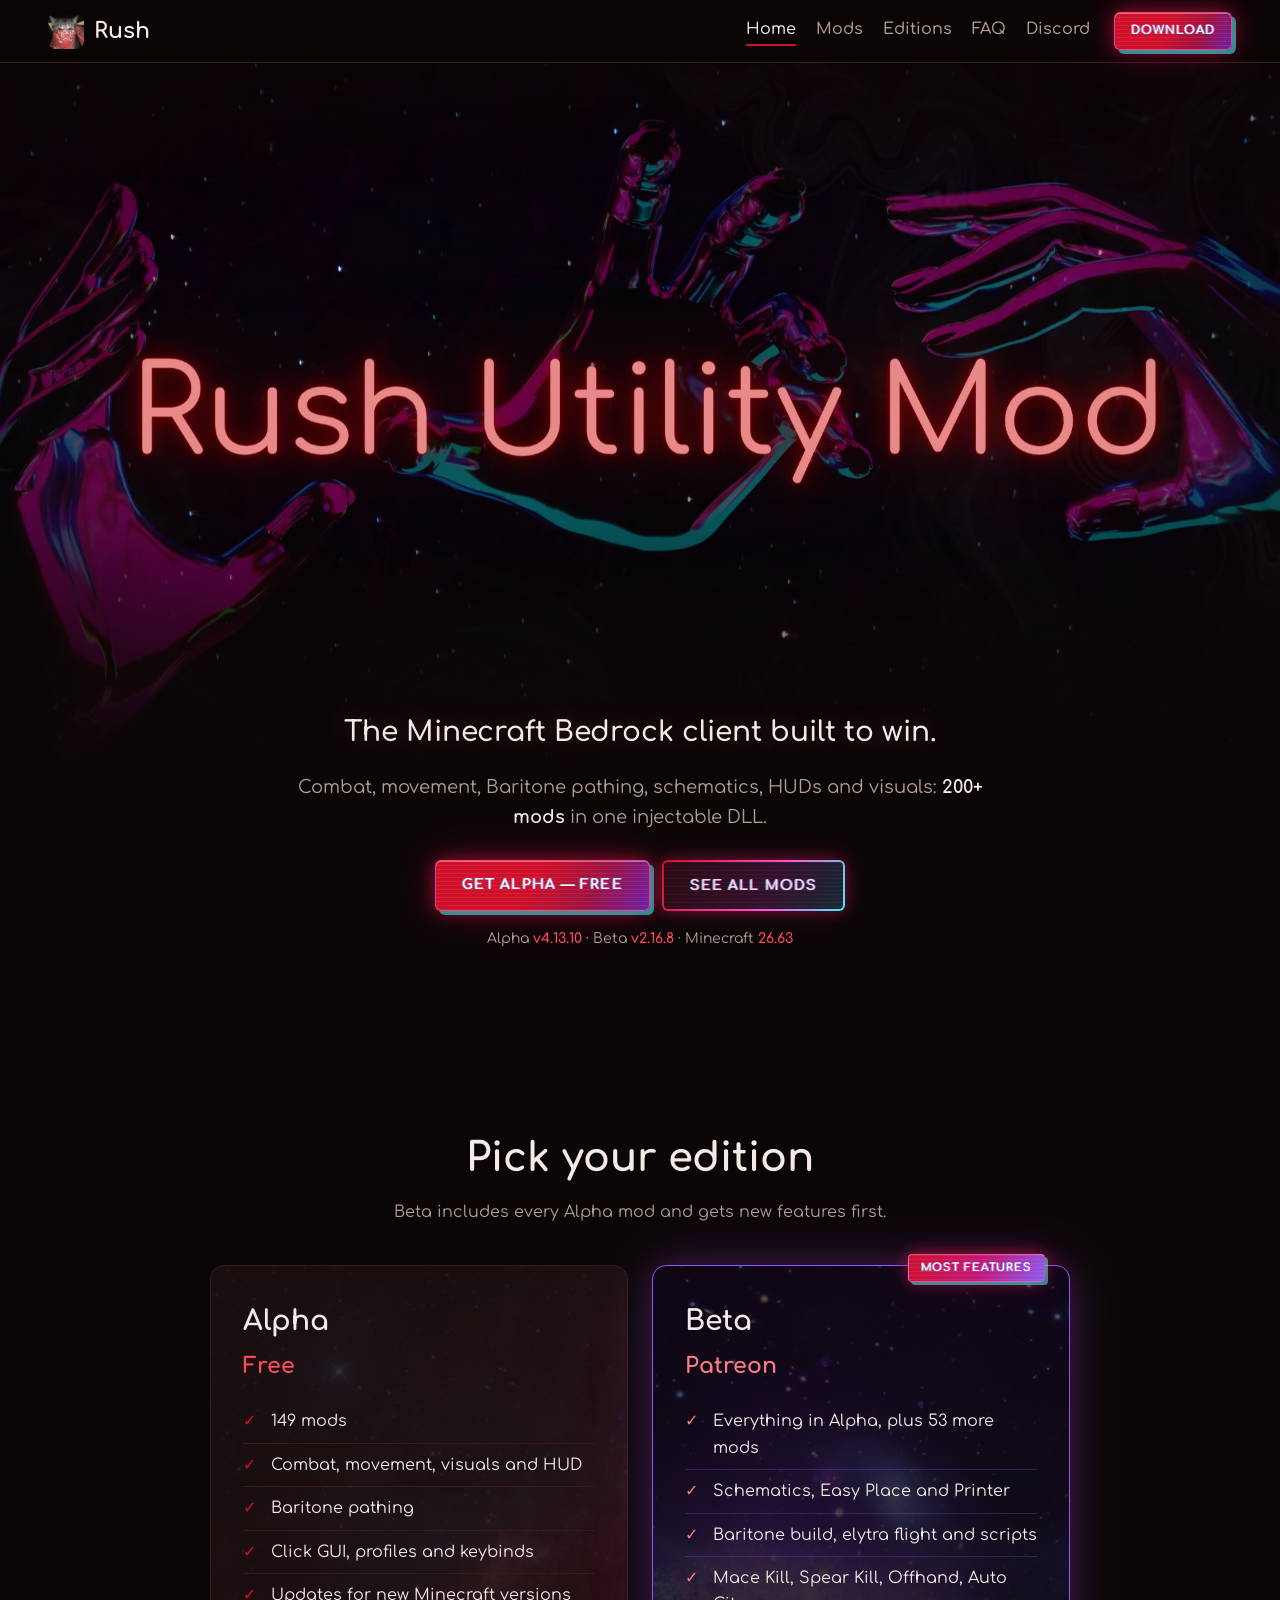
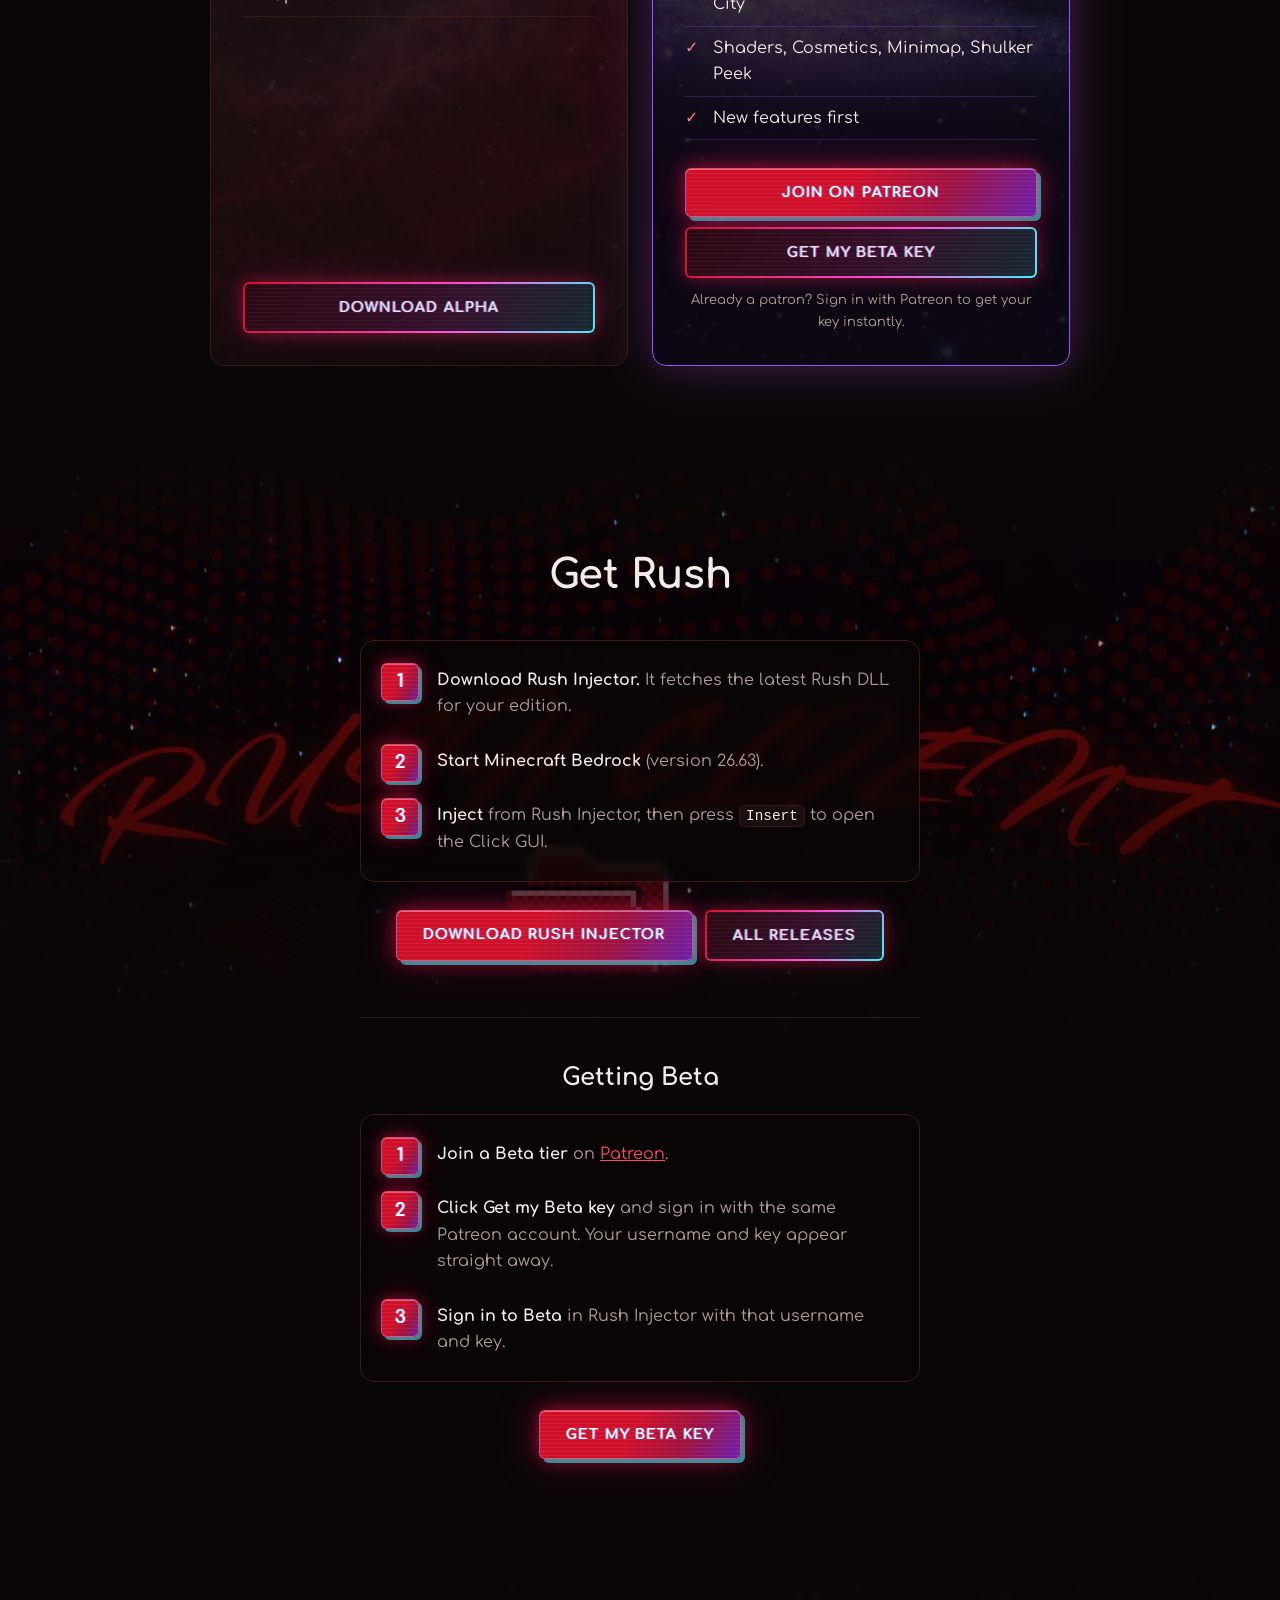
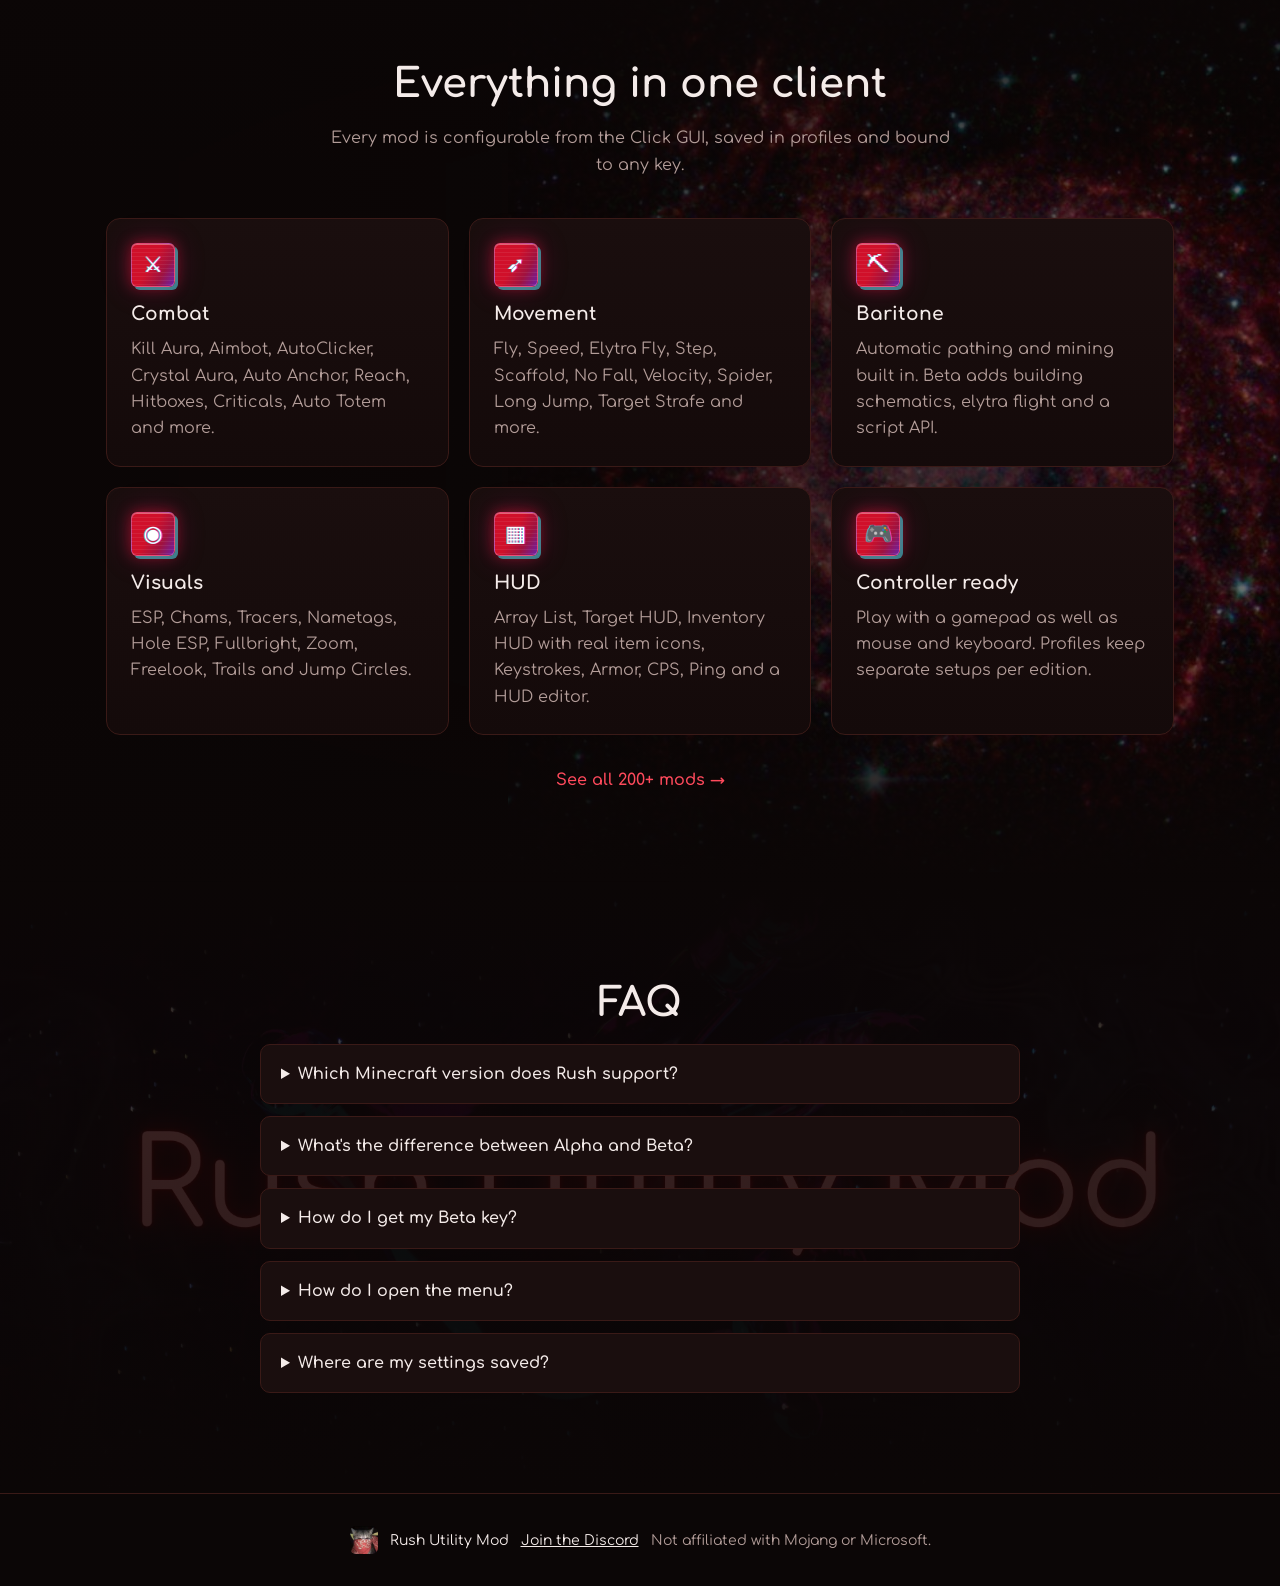
<file: index.html>
<!doctype html>
<!-- Home page. Sections, top to bottom: banner, editions, Get Rush, overview, FAQ.
     The full mod list is a separate page: mods/index.html. -->
<html lang="en">
<head>
  <meta charset="utf-8">
  <meta name="viewport" content="width=device-width, initial-scale=1">
  <title>Rush Utility Mod</title>
  <meta name="description" content="Rush, a Minecraft Bedrock client with 190+ mods. Alpha is free; Beta adds everything else.">
  <link rel="icon" href="assets/images/rush-logo.jpg">
  <link rel="preconnect" href="https://fonts.googleapis.com">
  <link rel="preconnect" href="https://fonts.gstatic.com" crossorigin>
  <link href="https://fonts.googleapis.com/css2?family=Comfortaa:wght@300..700&display=swap" rel="stylesheet">
  <link rel="stylesheet" href="css/styles.css?v=12">
  <script>document.documentElement.classList.add('js');</script>
</head>
<body>
  <!-- Top bar (same on every page; links differ only in the "../" prefix) -->
  <header class="nav">
    <a class="brand" href="./">
      <img src="assets/images/rush-logo.jpg" alt="" width="36" height="36">
      <span>Rush</span>
    </a>
    <nav aria-label="Pages">
      <a href="./" aria-current="page">Home</a>
      <a href="mods/">Mods</a>
      <a href="#editions">Editions</a>
      <a href="#faq">FAQ</a>
      <a href="https://discord.gg/GtKF8NUdhr" target="_blank" rel="noopener">Discord</a>
    </nav>
    <a class="btn btn-small" href="https://github.com/Juice-loot-is-pog/Rush-Injector/releases/latest/download/Rush-Injector.exe">Download</a>
  </header>

  <main>
    <!-- Banner -->
    <section class="hero">
      <div class="hero-banner">
        <img src="assets/images/banner-hands.webp" alt="" width="2000" height="1125" fetchpriority="high">
      </div>
      <div class="hero-inner">
        <h1 class="visually-hidden">Rush Utility Mod</h1>
        <p class="tagline">The Minecraft Bedrock client built to win.</p>
        <p class="sub">Combat, movement, Baritone pathing, schematics, HUDs and visuals: <strong><span data-count="total">190</span>+ mods</strong> in one injectable DLL.</p>
        <div class="cta">
          <a class="btn" href="#download">Get Alpha — Free</a>
          <a class="btn btn-ghost" href="mods/">See all mods</a>
        </div>
        <p class="version">Alpha <span>v4.13.10</span> · Beta <span>v2.16.8</span> · Minecraft <span>26.63</span></p>
      </div>
    </section>

    <!-- Editions: Alpha vs Beta (first, since its buttons lead on to Get Rush) -->
    <section id="editions" class="section">
      <h2>Pick your edition</h2>
      <p class="lead">Beta includes every Alpha mod and gets new features first.</p>
      <div class="editions">
        <article class="edition edition-alpha">
          <h3>Alpha</h3>
          <p class="price">Free</p>
          <ul>
            <li><span data-count="alpha">148</span> mods</li>
            <li>Combat, movement, visuals and HUD</li>
            <li>Baritone pathing</li>
            <li>Click GUI, profiles and keybinds</li>
            <li>Updates for new Minecraft versions</li>
          </ul>
          <a class="btn btn-ghost" href="#download">Download Alpha</a>
        </article>
        <article class="edition featured">
          <div class="ribbon">Most features</div>
          <h3>Beta</h3>
          <p class="price">Patreon</p>
          <ul>
            <li>Everything in Alpha, plus <span data-count="beta">50</span> more mods</li>
            <li>Schematics, Easy Place and Printer</li>
            <li>Baritone build, elytra flight and scripts</li>
            <li>Mace Kill, Spear Kill, Offhand, Auto City</li>
            <li>Shaders, Cosmetics, Minimap, Shulker Peek</li>
            <li>New features first</li>
          </ul>
          <div class="edition-actions">
            <a class="btn" href="https://www.patreon.com/cw/RushUtilityMod" target="_blank" rel="noopener">Join on Patreon</a>
            <a class="btn btn-ghost" href="https://rush-download-service.juiceloot-github.workers.dev/patreon/login">Get my Beta key</a>
          </div>
          <p class="edition-note">Already a patron? Sign in with Patreon to get your key instantly.</p>
        </article>
      </div>
    </section>

    <!-- Get Rush: download + how to get Beta -->
    <section id="download" class="section download section-art art-client">
      <h2>Get Rush</h2>
      <ol class="steps">
        <li><strong>Download Rush Injector.</strong> It fetches the latest Rush DLL for your edition.</li>
        <li><strong>Start Minecraft Bedrock</strong> (version 26.63).</li>
        <li><strong>Inject</strong> from Rush Injector, then press <kbd>Insert</kbd> to open the Click GUI.</li>
      </ol>
      <div class="cta">
        <a class="btn" href="https://github.com/Juice-loot-is-pog/Rush-Injector/releases/latest/download/Rush-Injector.exe">Download Rush Injector</a>
        <a class="btn btn-ghost" href="https://github.com/Juice-loot-is-pog/Rush-Injector/releases" target="_blank" rel="noopener">All releases</a>
      </div>
      <div class="beta-key">
        <h3>Getting Beta</h3>
        <ol class="steps">
          <li><strong>Join a Beta tier</strong> on <a href="https://www.patreon.com/cw/RushUtilityMod" target="_blank" rel="noopener">Patreon</a>.</li>
          <li><strong>Click Get my Beta key</strong> and sign in with the same Patreon account. Your username and key appear straight away.</li>
          <li><strong>Sign in to Beta</strong> in Rush Injector with that username and key.</li>
        </ol>
        <div class="cta">
          <a class="btn" href="https://rush-download-service.juiceloot-github.workers.dev/patreon/login">Get my Beta key</a>
        </div>
      </div>
    </section>

    <!-- Overview: what Rush can do (the full list is on the Mods page) -->
    <section id="overview" class="section section-art art-spiral">
      <h2>Everything in one client</h2>
      <p class="lead">Every mod is configurable from the Click GUI, saved in profiles and bound to any key.</p>
      <div class="grid">
        <article class="card">
          <div class="icon">⚔</div>
          <h3>Combat</h3>
          <p>Kill Aura, Aimbot, AutoClicker, Crystal Aura, Auto Anchor, Reach, Hitboxes, Criticals, Auto Totem and more.</p>
        </article>
        <article class="card">
          <div class="icon">➶</div>
          <h3>Movement</h3>
          <p>Fly, Speed, Elytra Fly, Step, Scaffold, No Fall, Velocity, Spider, Long Jump, Target Strafe and more.</p>
        </article>
        <article class="card">
          <div class="icon">⛏</div>
          <h3>Baritone</h3>
          <p>Automatic pathing and mining built in. Beta adds building schematics, elytra flight and a script API.</p>
        </article>
        <article class="card">
          <div class="icon">◉</div>
          <h3>Visuals</h3>
          <p>ESP, Chams, Tracers, Nametags, Hole ESP, Fullbright, Zoom, Freelook, Trails and Jump Circles.</p>
        </article>
        <article class="card">
          <div class="icon">▦</div>
          <h3>HUD</h3>
          <p>Array List, Target HUD, Inventory HUD with real item icons, Keystrokes, Armor, CPS, Ping and a HUD editor.</p>
        </article>
        <article class="card">
          <div class="icon">🎮</div>
          <h3>Controller ready</h3>
          <p>Play with a gamepad as well as mouse and keyboard. Profiles keep separate setups per edition.</p>
        </article>
      </div>
      <p class="more-link"><a href="mods/">See all <span data-count="total">190</span>+ mods →</a></p>
    </section>

    <!-- FAQ -->
    <section id="faq" class="section section-art art-hand">
      <h2>FAQ</h2>
      <details>
        <summary>Which Minecraft version does Rush support?</summary>
        <p>The current builds target Minecraft Bedrock 26.63 on Windows. Rush is updated when Minecraft updates.</p>
      </details>
      <details>
        <summary>What's the difference between Alpha and Beta?</summary>
        <p>Alpha is free and covers combat, movement, visuals, HUD and Baritone pathing. Beta comes with a <a href="https://www.patreon.com/cw/RushUtilityMod" target="_blank" rel="noopener">Patreon</a> membership, includes all of Alpha, and adds the extra mods marked Beta on the <a href="mods/">Mods page</a>.</p>
      </details>
      <details>
        <summary>How do I get my Beta key?</summary>
        <p>Join a Beta tier on Patreon, then click <a href="https://rush-download-service.juiceloot-github.workers.dev/patreon/login">Get my Beta key</a> and sign in with Patreon. The key is shown once, so save it. If you lose it or move to a new PC, sign in again and choose <em>Make a new key</em>. Beta stays active while your membership is, and comes back with the same key if you rejoin.</p>
      </details>
      <details>
        <summary>How do I open the menu?</summary>
        <p>Press <kbd>Insert</kbd> after injecting. You can change the key in Click GUI settings.</p>
      </details>
      <details>
        <summary>Where are my settings saved?</summary>
        <p>In <code>%APPDATA%\Rush\Alpha\configs</code> or <code>%APPDATA%\Rush\Beta\configs</code>, so each edition keeps its own profiles.</p>
      </details>
    </section>
  </main>

  <footer class="footer">
    <img src="assets/images/rush-logo.jpg" alt="" width="28" height="28">
    <span>Rush Utility Mod</span>
    <a href="https://discord.gg/GtKF8NUdhr" target="_blank" rel="noopener">Join the Discord</a>
    <span class="muted">Not affiliated with Mojang or Microsoft.</span>
  </footer>

  <script src="js/modules.js?v=12"></script>
  <script src="js/site.js?v=12"></script>
</body>
</html>
</file>
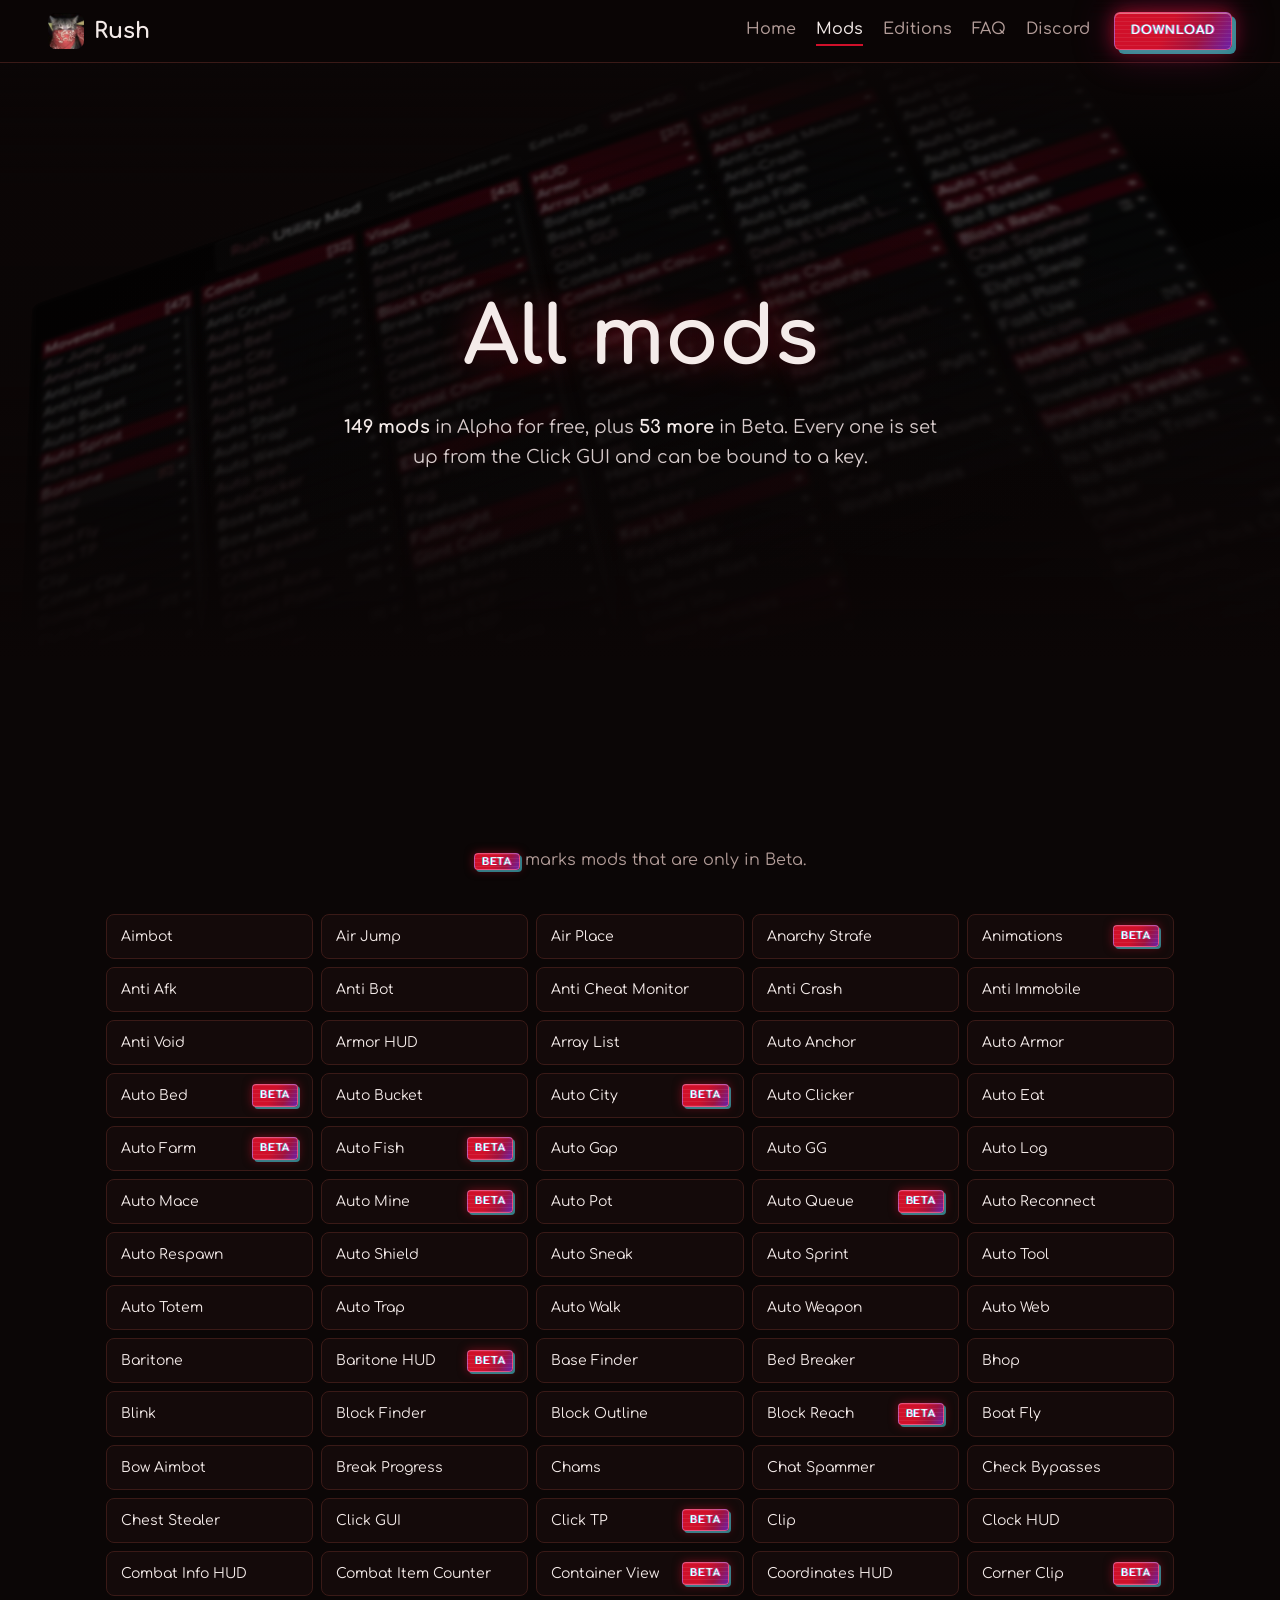
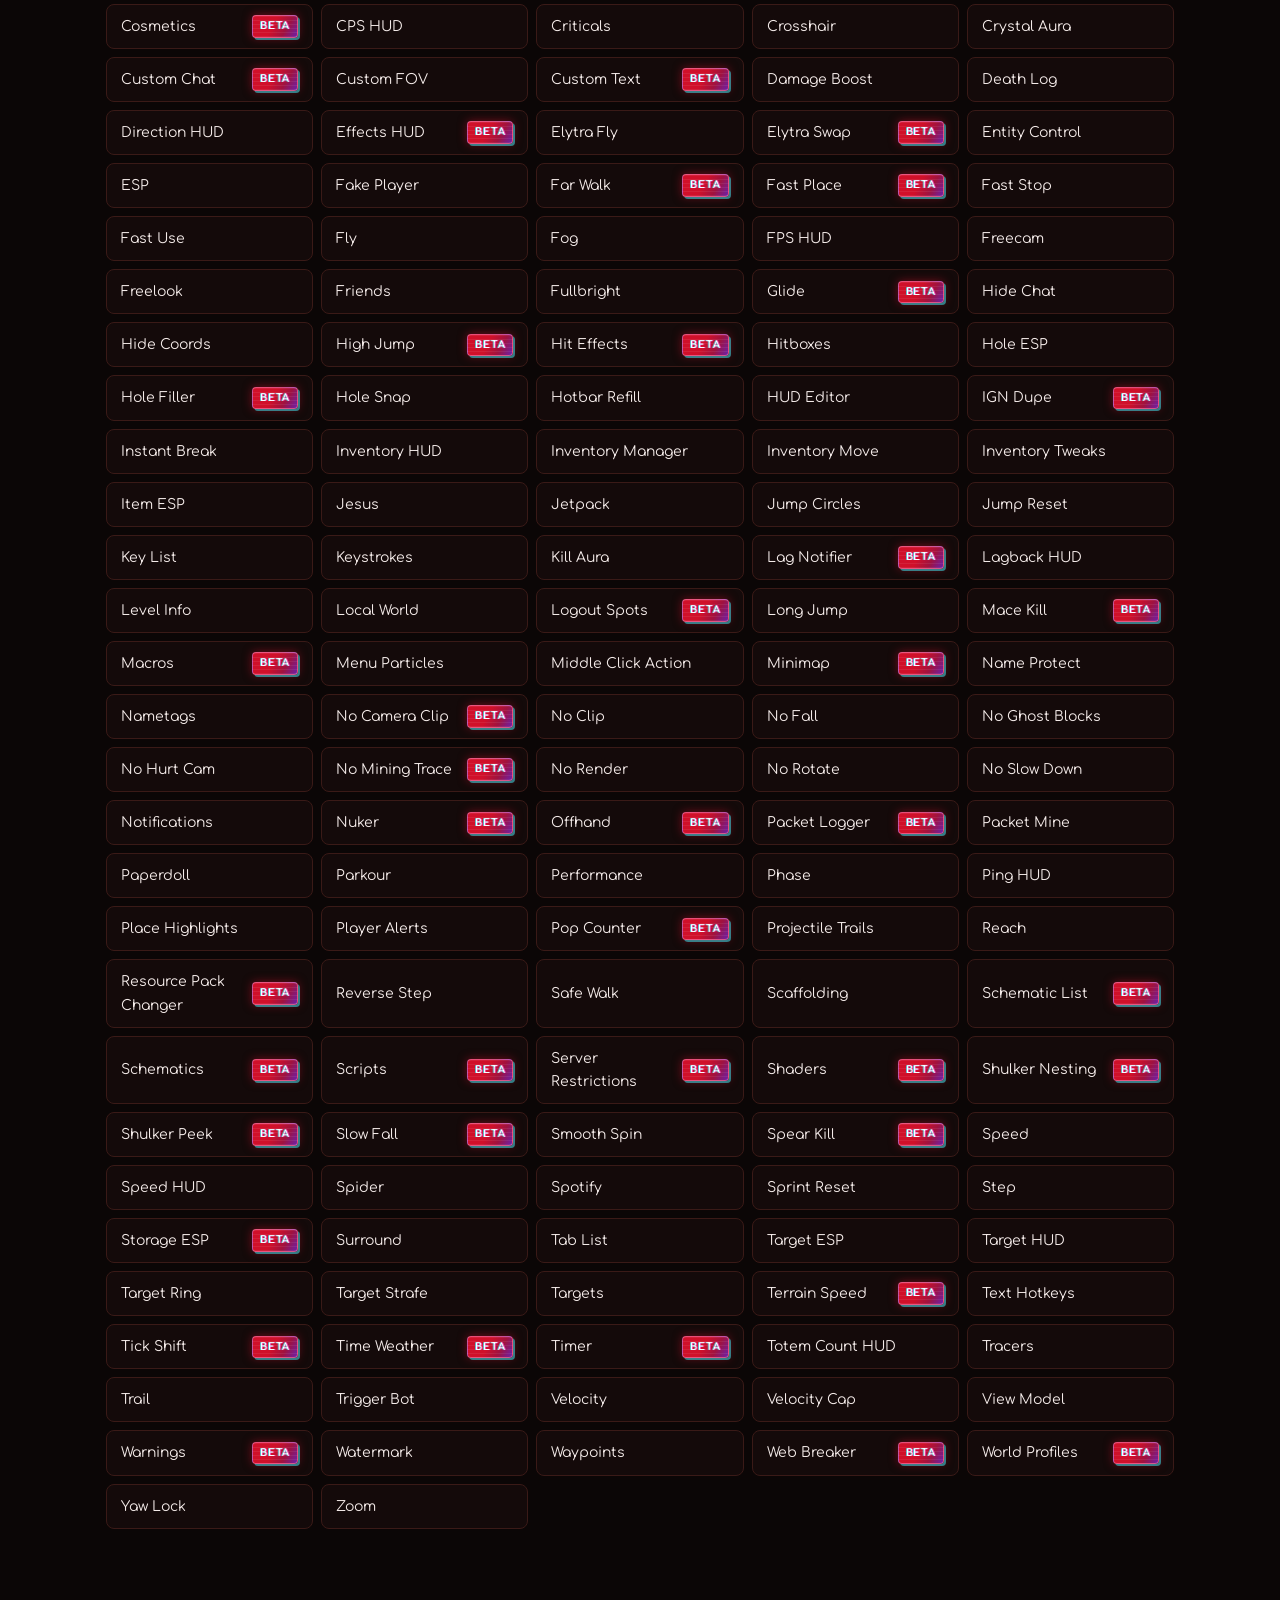
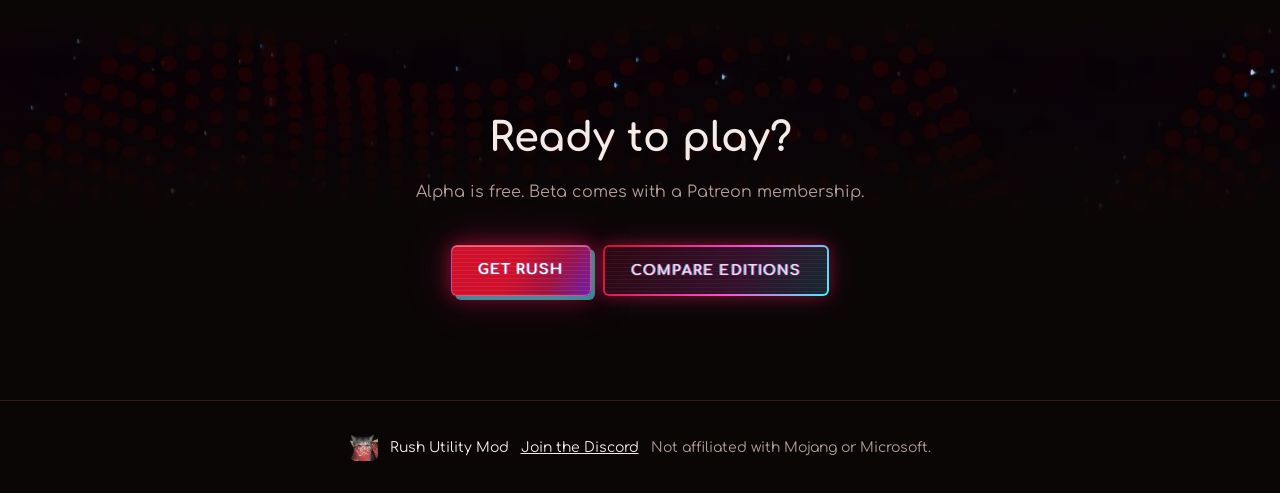
<file: mods/index.html>
<!doctype html>
<!-- Mods page: every Rush mod, searchable, with All / Alpha / Beta only filters.
     The list itself lives in js/modules.js; js/mods.js draws and filters it.
     This page is one folder down, so every link to a shared file starts with "../". -->
<html lang="en">
<head>
  <meta charset="utf-8">
  <meta name="viewport" content="width=device-width, initial-scale=1">
  <title>Mods · Rush Utility Mod</title>
  <meta name="description" content="Every mod in Rush, the Minecraft Bedrock client. Search the full list and see which are Beta-only.">
  <link rel="icon" href="../assets/images/rush-logo.jpg">
  <link rel="preconnect" href="https://fonts.googleapis.com">
  <link rel="preconnect" href="https://fonts.gstatic.com" crossorigin>
  <link href="https://fonts.googleapis.com/css2?family=Comfortaa:wght@300..700&display=swap" rel="stylesheet">
  <link rel="stylesheet" href="../css/styles.css?v=12">
  <script>document.documentElement.classList.add('js');</script>
</head>
<body>
  <!-- Top bar (same on every page; links differ only in the "../" prefix) -->
  <header class="nav">
    <a class="brand" href="../">
      <img src="../assets/images/rush-logo.jpg" alt="" width="36" height="36">
      <span>Rush</span>
    </a>
    <nav aria-label="Pages">
      <a href="../">Home</a>
      <a href="./" aria-current="page">Mods</a>
      <a href="../#editions">Editions</a>
      <a href="../#faq">FAQ</a>
      <a href="https://discord.gg/GtKF8NUdhr" target="_blank" rel="noopener">Discord</a>
    </nav>
    <a class="btn btn-small" href="https://github.com/Juice-loot-is-pog/Rush-Injector/releases/latest/download/Rush-Injector.exe">Download</a>
  </header>

  <main>
    <!-- Page title -->
    <section class="page-header gui-hero">
      <!-- The real Click GUI, tilted and blurred behind the title. Purely decorative. -->
      <div class="gui-backdrop" aria-hidden="true">
        <img src="../assets/images/click-gui.webp" alt="" width="1496" height="1006">
      </div>
      <h1>All mods</h1>
      <p><strong><span data-count="alpha">148</span> mods</strong> in Alpha for free, plus <strong><span data-count="beta">50</span> more</strong> in Beta. Every one is set up from the Click GUI and can be bound to a key.</p>
    </section>

    <!-- Searchable list -->
    <section id="mods" class="section">
      <div class="filters">
        <input id="search" type="search" placeholder="Search mods…" aria-label="Search mods">
        <div class="chips">
          <button class="chip active" data-filter="all">All</button>
          <button class="chip" data-filter="alpha">Alpha</button>
          <button class="chip" data-filter="beta">Beta only</button>
        </div>
      </div>
      <p class="lead"><span class="tag tag-beta">Beta</span> marks mods that are only in Beta.</p>
      <ul id="mod-list" class="mod-list"></ul>
      <p id="empty" class="empty" hidden>No mods match that search.</p>
    </section>

    <!-- Send people on to download -->
    <section class="section download section-art art-client">
      <h2>Ready to play?</h2>
      <p class="lead">Alpha is free. Beta comes with a Patreon membership.</p>
      <div class="cta">
        <a class="btn" href="../#download">Get Rush</a>
        <a class="btn btn-ghost" href="../#editions">Compare editions</a>
      </div>
    </section>
  </main>

  <footer class="footer">
    <img src="../assets/images/rush-logo.jpg" alt="" width="28" height="28">
    <span>Rush Utility Mod</span>
    <a href="https://discord.gg/GtKF8NUdhr" target="_blank" rel="noopener">Join the Discord</a>
    <span class="muted">Not affiliated with Mojang or Microsoft.</span>
  </footer>

  <script src="../js/modules.js?v=12"></script>
  <script src="../js/site.js?v=12"></script>
  <script src="../js/mods.js?v=12"></script>
</body>
</html>
</file>
<file: css/styles.css>
@charset "UTF-8";
/* Rush website styles, shared by every page. Keep this file saved as UTF-8; write symbols as
   CSS escapes (e.g. "\2713" for a checkmark) so they survive any editor. */
/* Font: Comfortaa (the font on the Rush Utility Mod banner). Each page loads it from Google Fonts
   with real weights 300-700; the copy in assets/fonts is a fallback if Google Fonts is unreachable. */
@font-face {
  font-family: "Comfortaa Local";
  src: url("../assets/fonts/Comfortaa.ttf") format("truetype");
  font-display: swap;
}

:root {
  --bg: #0b0606;
  --bg-2: #140a0a;
  --card: #1a0e0e;
  --border: #3a1a17;
  --text: #f4ebe9;
  --muted: #b39d99;
  --red: #d0102a;
  --deep: #6e0712;
  --red-light: #ff4a5c;
  --pink: #ff7a86;
  --magenta: #c2187a;
  --violet: #8b5cf6;
  --glow: rgba(208, 16, 42, 0.45);
  --radius: 14px;
  --font: "Comfortaa", "Comfortaa Local", system-ui, sans-serif;
}

* { box-sizing: border-box; }
html { scroll-behavior: smooth; overflow-x: clip; }
body {
  margin: 0;
  overflow-x: clip;
  background: var(--bg);
  color: var(--text);
  font-family: var(--font);
  line-height: 1.65;
}
a { color: inherit; }
img { display: block; }

/* Nav */
.nav {
  position: sticky; top: 0; z-index: 10;
  display: flex; align-items: center; gap: 24px;
  padding: 12px clamp(16px, 4vw, 48px);
  background: rgba(11, 6, 6, 0.8);
  backdrop-filter: blur(10px);
  border-bottom: 1px solid var(--border);
}
.brand { display: flex; align-items: center; gap: 10px; text-decoration: none; font-family: var(--font); font-weight: 700; font-size: 22px; }
.brand img { border-radius: 8px; object-fit: cover; }
.nav nav { display: flex; gap: 20px; margin-left: auto; }
.nav nav a { text-decoration: none; color: var(--muted); font-weight: 500; }
.nav nav a:hover { color: var(--text); }
/* The page you're on: aria-current="page" on its nav link. */
.nav nav a[aria-current="page"] { color: var(--text); box-shadow: inset 0 -2px 0 var(--red); padding-bottom: 4px; }

/* Page header for pages other than Home (e.g. Mods) */
.page-header { padding: 72px 16px 8px; text-align: center; }
.page-header h1 {
  font-family: var(--font); font-weight: 700; font-size: clamp(36px, 7vw, 64px); margin: 0 0 8px;
  text-shadow: 0 0 32px rgba(208, 16, 42, .45);
}
.page-header p { color: var(--muted); margin: 0 auto; max-width: 620px; font-size: 18px; }
.page-header p strong { color: var(--text); }

/* Mods page title over the tilted, blurred Click GUI */
.gui-hero {
  position: relative; isolation: isolate; overflow: hidden;
  min-height: min(620px, 78vh); display: flex; flex-direction: column; justify-content: center;
  padding-bottom: 72px;
}
/* Fade the GUI into the page at the top and bottom, and darken the middle behind the text. */
.gui-hero::after {
  content: ""; position: absolute; inset: 0; z-index: -1; pointer-events: none;
  background:
    radial-gradient(ellipse 60% 45% at 50% 50%, rgba(11, 6, 6, .7), transparent 75%),
    linear-gradient(180deg, var(--bg) 0%, rgba(11, 6, 6, .25) 20%, rgba(11, 6, 6, .3) 50%, var(--bg) 96%);
}
.gui-backdrop {
  position: absolute; z-index: -2; inset: 0; perspective: 1400px; pointer-events: none;
  display: flex; align-items: center; justify-content: center;
}
.gui-backdrop img {
  width: max(1250px, 118vw); max-width: none; height: auto;
  /* Fade the lower edge so the screenshot never ends in a hard line. */
  -webkit-mask-image: linear-gradient(180deg, #000 45%, transparent 85%);
  mask-image: linear-gradient(180deg, #000 45%, transparent 85%);
  transform: translate(4%, 8%) rotateX(32deg) rotateY(-14deg) rotateZ(-13deg);
  filter: blur(2.5px) brightness(.62) saturate(1.1);
  border-radius: 10px;
  animation: gui-float 1.6s cubic-bezier(.2, .7, .2, 1) both;
}
.gui-hero h1 { font-size: clamp(40px, 8vw, 80px); }
.gui-hero p { color: #d8cccc; }
@keyframes gui-float {
  from { opacity: 0; transform: translate(4%, 18%) rotateX(42deg) rotateY(-14deg) rotateZ(-13deg); }
  to { opacity: 1; transform: translate(4%, 8%) rotateX(32deg) rotateY(-14deg) rotateZ(-13deg); }
}

/* "See all mods" link under the overview cards */
.more-link { text-align: center; margin: 32px 0 0; }
.more-link a { color: var(--red-light); font-weight: 600; text-decoration: none; }
.more-link a:hover { text-decoration: underline; }

/* Buttons: crimson vaporwave. Crimson body fading to a magenta/violet edge, faint scanlines,
   pink/cyan split text, a hard cyan offset shadow and neon glow. Hover sweeps a chrome shine. */
:root {
  --cyan: #3ef2ff; --vapor-pink: #ff4fd8;
  /* Shared vaporwave look for buttons, step numbers, icon tiles, chips, ribbon and tags */
  --vapor-scanlines: repeating-linear-gradient(180deg, rgba(255, 255, 255, .07) 0 1px, transparent 1px 4px);
  --vapor-fill: linear-gradient(120deg, var(--red) 0%, var(--red) 45%, #a0123f 72%, #6d1fa8 100%);
  --vapor-border: linear-gradient(120deg, var(--red), var(--vapor-pink) 60%, var(--cyan));
  --vapor-text: -1px 0 rgba(62, 242, 255, .75), 1px 0 rgba(255, 79, 216, .75);
  --vapor-glow: 0 0 14px rgba(208, 16, 42, .6), 0 0 30px rgba(194, 24, 122, .3);
}
.btn {
  position: relative; overflow: hidden; isolation: isolate;
  display: inline-block;
  padding: 12px 26px;
  border-radius: 6px;
  border: 1px solid rgba(255, 140, 200, .45);
  background:
    repeating-linear-gradient(180deg, rgba(255, 255, 255, .07) 0 1px, transparent 1px 4px),
    linear-gradient(120deg, var(--red) 0%, var(--red) 45%, #a0123f 72%, #6d1fa8 100%);
  color: #fff; font-weight: 700; text-decoration: none;
  text-transform: uppercase; letter-spacing: .08em; font-size: 14px;
  text-shadow: -1px 0 rgba(62, 242, 255, .75), 1px 0 rgba(255, 79, 216, .75);
  box-shadow:
    4px 4px 0 rgba(62, 242, 255, .55),
    0 0 18px rgba(208, 16, 42, .65),
    0 0 42px rgba(194, 24, 122, .35),
    inset 0 1px 0 rgba(255, 255, 255, .35);
  transition: transform .15s, box-shadow .2s;
}
/* Chrome shine that sweeps across on hover */
.btn::after {
  content: ""; position: absolute; inset: 0; z-index: -1; pointer-events: none;
  background: linear-gradient(105deg, transparent 30%, rgba(255, 255, 255, .45) 48%, rgba(62, 242, 255, .25) 52%, transparent 70%);
  transform: translateX(-120%);
  transition: transform .6s ease;
}
.btn:hover::after { transform: translateX(120%); }
.btn:hover {
  transform: translate(-2px, -2px);
  box-shadow:
    6px 6px 0 rgba(62, 242, 255, .7),
    0 0 26px rgba(208, 16, 42, .85),
    0 0 60px rgba(255, 79, 216, .4),
    inset 0 1px 0 rgba(255, 255, 255, .45);
}
.btn:active { transform: translate(1px, 1px); box-shadow: 2px 2px 0 rgba(62, 242, 255, .6), 0 0 18px rgba(208, 16, 42, .6); }
.btn:focus-visible { outline: 2px solid var(--cyan); outline-offset: 3px; }

/* Outline buttons: neon crimson-magenta-cyan border around a dark glassy middle */
.btn-ghost {
  border: 2px solid transparent;
  background:
    repeating-linear-gradient(180deg, rgba(255, 255, 255, .04) 0 1px, transparent 1px 4px) padding-box,
    linear-gradient(rgba(16, 6, 14, .85), rgba(16, 6, 14, .85)) padding-box,
    linear-gradient(120deg, var(--red), var(--vapor-pink) 60%, var(--cyan)) border-box;
  color: #ffd6e6;
  box-shadow: 0 0 14px rgba(208, 16, 42, .45), 0 0 30px rgba(255, 79, 216, .18);
}
.btn-ghost:hover {
  color: #fff;
  box-shadow: 4px 4px 0 rgba(62, 242, 255, .45), 0 0 22px rgba(208, 16, 42, .7), 0 0 46px rgba(255, 79, 216, .35);
}
.btn-small { padding: 8px 16px; font-size: 12px; }

@media (prefers-reduced-motion: reduce) {
  .btn::after { display: none; }
  .btn, .btn:hover { transition: none; }
}

/* Hero: the Rush Utility Mod banner, fading into the page */
.visually-hidden {
  position: absolute; width: 1px; height: 1px; margin: -1px; padding: 0;
  overflow: hidden; clip: rect(0 0 0 0); white-space: nowrap; border: 0;
}
.hero { position: relative; text-align: center; }
.hero-banner { position: relative; max-height: 78vh; overflow: hidden; background: #050208; }
.hero-banner img { width: 100%; height: auto; max-height: 78vh; object-fit: cover; object-position: center 45%; }
.hero-banner::after {
  content: ""; position: absolute; inset: 0; pointer-events: none;
  background:
    linear-gradient(180deg, rgba(11, 6, 6, .35) 0%, transparent 18%, transparent 62%, var(--bg) 100%),
    radial-gradient(ellipse at center, transparent 55%, rgba(11, 6, 6, .55) 100%);
}
.hero-inner { position: relative; padding: 0 16px 72px; margin: -64px auto 0; max-width: 760px; }
.tagline {
  font-size: clamp(20px, 3vw, 28px); font-weight: 600; margin: 8px 0;
  text-shadow: 0 0 24px rgba(255, 122, 134, .35);
}
.sub { color: var(--muted); font-size: 18px; }
.sub strong { color: var(--text); }
.cta { display: flex; gap: 12px; justify-content: center; flex-wrap: wrap; margin: 28px 0 16px; }
.version { color: var(--muted); font-size: 14px; }
.version span { color: var(--red-light); font-weight: 600; }

/* Full-width artwork behind a section, darkened so text stays readable */
.section-art { position: relative; isolation: isolate; }
.section-art::before {
  content: ""; position: absolute; z-index: -1; top: 0; bottom: 0;
  left: calc(50% - 50vw); right: calc(50% - 50vw);
  background-repeat: no-repeat; background-size: cover; background-position: center;
}
.art-spiral::before {
  background-image:
    linear-gradient(180deg, var(--bg) 0%, rgba(11, 6, 6, .5) 22%, rgba(11, 6, 6, .5) 78%, var(--bg) 100%),
    linear-gradient(90deg, rgba(11, 6, 6, .92) 0%, rgba(11, 6, 6, .6) 45%, rgba(11, 6, 6, .15) 100%),
    url("../assets/images/galaxy-spiral.jpg");
  background-position: center, center, right -10vw center;
  background-size: cover, cover, min(900px, 90vw) auto;
}
.art-client::before {
  background-image:
    linear-gradient(180deg, var(--bg) 0%, rgba(11, 6, 6, .1) 12%, rgba(11, 6, 6, .35) 32%, var(--bg) 52%),
    url("../assets/images/banner-client.webp");
  background-size: cover, max(100%, 1200px) auto;
  /* The "Rush Client" lettering sits ~47% down the banner (banner height = 56.25% of its width).
     Shift the banner up so the lettering's middle lands ~330px into the section, behind the steps,
     at any screen width, instead of being cut off by the fade at the bottom. */
  background-position: center, center calc(330px - max(26.4vw, 317px));
}
/* Keep the steps readable over the brighter banner. */
.art-client .steps {
  background: rgba(11, 6, 6, .72); border: 1px solid var(--border); border-radius: var(--radius);
  padding: 12px 20px; backdrop-filter: blur(4px);
}
.art-hand::before {
  background-image:
    linear-gradient(180deg, var(--bg) 0%, rgba(11, 6, 6, .78) 25%, rgba(11, 6, 6, .85) 75%, var(--bg) 100%),
    url("../assets/images/banner-hand.webp");
}

/* Sections */
.section { max-width: 1100px; margin: 0 auto; padding: 88px 16px; }
.section h2 { font-family: var(--font); font-weight: 700; font-size: clamp(28px, 4vw, 40px); text-align: center; margin: 0 0 8px; }
.lead { text-align: center; color: var(--muted); margin: 0 auto 40px; max-width: 620px; }

.grid { display: grid; grid-template-columns: repeat(auto-fit, minmax(280px, 1fr)); gap: 20px; }
.card {
  background: linear-gradient(180deg, var(--card), var(--bg-2));
  border: 1px solid var(--border); border-radius: var(--radius);
  padding: 24px; transition: border-color .2s, transform .2s;
}
.card:hover { border-color: var(--red); transform: translateY(-3px); }
.card h3 { margin: 12px 0 6px; }
.card p { margin: 0; color: var(--muted); }
.icon {
  width: 44px; height: 44px; display: grid; place-items: center;
  border-radius: 6px; font-size: 22px; color: #fff;
  border: 1px solid rgba(255, 140, 200, .45);
  background: var(--vapor-scanlines), var(--vapor-fill);
  text-shadow: var(--vapor-text);
  box-shadow: 3px 3px 0 rgba(62, 242, 255, .5), var(--vapor-glow), inset 0 1px 0 rgba(255, 255, 255, .3);
}

/* Editions */
.editions { display: grid; grid-template-columns: repeat(auto-fit, minmax(300px, 1fr)); gap: 24px; max-width: 860px; margin: 0 auto; }
.edition {
  position: relative; background: var(--card); border: 1px solid var(--border);
  border-radius: var(--radius); padding: 32px; display: flex; flex-direction: column;
}
.edition-alpha {
  background:
    linear-gradient(180deg, rgba(26, 14, 14, .82), rgba(20, 10, 10, .94)),
    url("../assets/images/nebula-red.jpg") center / cover;
}
.edition.featured {
  border-color: var(--violet);
  box-shadow: 0 0 60px rgba(139, 92, 246, .28), 0 0 24px rgba(194, 24, 122, .2);
  background:
    linear-gradient(180deg, rgba(20, 10, 30, .7), rgba(14, 8, 20, .92) 70%),
    url("../assets/images/galaxy-purple.jpg") center 35% / cover;
}
.edition.featured li { border-bottom-color: rgba(139, 92, 246, .25); }
.edition.featured li::before { color: var(--pink); }
.edition.featured .price { color: var(--pink); }
.edition.featured .ribbon { background: var(--vapor-scanlines), linear-gradient(120deg, var(--red), var(--magenta) 55%, var(--violet)); }
.edition h3 { font-family: var(--font); font-weight: 700; font-size: 28px; margin: 0; }
.price { font-size: 22px; font-weight: 800; color: var(--red-light); margin: 4px 0 16px; }
.edition ul { list-style: none; padding: 0; margin: 0 0 28px; flex: 1; }
.edition li { padding: 8px 0 8px 28px; position: relative; border-bottom: 1px solid var(--border); }
.edition li::before { content: "\2713"; /* checkmark */ position: absolute; left: 0; color: var(--red); font-weight: 800; }
.edition .btn { text-align: center; }
.edition-actions { display: grid; gap: 10px; }
.edition-note { color: var(--muted); font-size: 13px; text-align: center; margin: 12px 0 0; }
.beta-key { max-width: 560px; margin: 56px auto 0; padding-top: 40px; border-top: 1px solid var(--border); }
.beta-key h3 { font-family: var(--font); font-weight: 700; font-size: 24px; margin: 0; }
.beta-key .steps { margin-top: 16px; }
.steps a { color: var(--red-light); }
.ribbon {
  position: absolute; top: -12px; right: 24px;
  background: var(--vapor-scanlines), var(--vapor-fill);
  padding: 4px 12px; border-radius: 4px; font-size: 11px; font-weight: 700;
  text-transform: uppercase; letter-spacing: .08em; color: #fff;
  border: 1px solid rgba(255, 140, 200, .5);
  text-shadow: var(--vapor-text);
  box-shadow: 3px 3px 0 rgba(62, 242, 255, .55), var(--vapor-glow);
}

/* Modules */
.filters { display: flex; gap: 12px; flex-wrap: wrap; justify-content: center; margin-bottom: 24px; }
#search {
  flex: 1 1 260px; max-width: 420px;
  padding: 12px 16px; border-radius: 10px;
  background: var(--card); border: 1px solid var(--border); color: var(--text); font: inherit;
}
#search:focus { outline: none; border-color: var(--red); }
.chips { display: flex; gap: 8px; }
.chip {
  padding: 9px 16px; border-radius: 6px; cursor: pointer; font: inherit; font-size: 12px; font-weight: 700;
  text-transform: uppercase; letter-spacing: .08em; color: #ffd6e6;
  border: 2px solid transparent;
  background:
    var(--vapor-scanlines) padding-box,
    linear-gradient(rgba(16, 6, 14, .9), rgba(16, 6, 14, .9)) padding-box,
    var(--vapor-border) border-box;
  box-shadow: 0 0 12px rgba(208, 16, 42, .35);
  transition: transform .15s, box-shadow .2s;
}
.chip:hover { color: #fff; box-shadow: 3px 3px 0 rgba(62, 242, 255, .45), 0 0 18px rgba(208, 16, 42, .6); transform: translate(-1px, -1px); }
.chip.active {
  color: #fff; text-shadow: var(--vapor-text);
  border: 2px solid rgba(255, 140, 200, .5);
  background: var(--vapor-scanlines), var(--vapor-fill);
  box-shadow: 3px 3px 0 rgba(62, 242, 255, .55), var(--vapor-glow);
}
.chip:focus-visible { outline: 2px solid var(--cyan); outline-offset: 3px; }
.mod-list {
  list-style: none; padding: 0; margin: 0;
  display: grid; grid-template-columns: repeat(auto-fill, minmax(180px, 1fr)); gap: 8px;
}
.mod-list li {
  display: flex; align-items: center; justify-content: space-between; gap: 8px;
  padding: 10px 14px; border-radius: 8px;
  background: var(--bg-2); border: 1px solid var(--border); font-size: 14px;
}
.tag { font-size: 10px; font-weight: 700; padding: 2px 7px; border-radius: 4px; text-transform: uppercase; letter-spacing: .08em; }
.tag-beta {
  color: #fff; text-shadow: var(--vapor-text);
  border: 1px solid rgba(255, 140, 200, .5);
  background: var(--vapor-scanlines), var(--vapor-fill);
  box-shadow: 2px 2px 0 rgba(62, 242, 255, .5), 0 0 10px rgba(208, 16, 42, .5);
}
.empty { text-align: center; color: var(--muted); }

/* Download */
.download { text-align: center; }
.steps { counter-reset: step; list-style: none; padding: 0; max-width: 560px; margin: 32px auto 0; text-align: left; }
.steps li { counter-increment: step; position: relative; padding: 14px 0 14px 56px; color: var(--muted); }
.steps li strong { color: var(--text); }
.steps li::before {
  content: counter(step); position: absolute; left: 0; top: 10px;
  width: 36px; height: 36px; display: grid; place-items: center; border-radius: 6px;
  color: #fff; font-family: var(--font); font-weight: 700; font-size: 18px;
  border: 1px solid rgba(255, 140, 200, .45);
  background: var(--vapor-scanlines), var(--vapor-fill);
  text-shadow: var(--vapor-text);
  box-shadow: 3px 3px 0 rgba(62, 242, 255, .55), var(--vapor-glow), inset 0 1px 0 rgba(255, 255, 255, .3);
}
kbd, code {
  font-family: ui-monospace, Consolas, monospace; font-size: .9em;
  padding: 2px 6px; border-radius: 6px; background: var(--card); border: 1px solid var(--border); color: var(--text);
}

/* FAQ */
#faq details {
  max-width: 760px; margin: 0 auto 12px; background: var(--card);
  border: 1px solid var(--border); border-radius: 10px; padding: 0 20px;
}
#faq summary { cursor: pointer; padding: 16px 0; font-weight: 600; }
#faq details[open] { border-color: var(--red); }
#faq details p { color: var(--muted); margin: 0 0 16px; }

/* Footer */
.footer {
  display: flex; align-items: center; justify-content: center; gap: 12px; flex-wrap: wrap;
  padding: 32px 16px; border-top: 1px solid var(--border); font-size: 14px;
}
.footer img { border-radius: 6px; object-fit: cover; }
.muted { color: var(--muted); }

/* Slide animations */
@keyframes banner-in { from { opacity: 0; transform: scale(1.08); } to { opacity: 1; transform: none; } }
@keyframes slide-up { from { opacity: 0; transform: translateY(36px); } to { opacity: 1; transform: none; } }
.hero-banner img { animation: banner-in 1.4s cubic-bezier(.2, .7, .2, 1) both; }
.hero-inner > * { animation: slide-up .8s cubic-bezier(.2, .7, .2, 1) both; }
.hero-inner > :nth-child(2) { animation-delay: .35s; }
.hero-inner > :nth-child(3) { animation-delay: .5s; }
.hero-inner > :nth-child(4) { animation-delay: .65s; }
.hero-inner > :nth-child(5) { animation-delay: .8s; }
.page-header > * { animation: slide-up .8s cubic-bezier(.2, .7, .2, 1) both; }
.page-header > :nth-child(2) { animation-delay: .15s; }

/* Scroll reveals: js/site.js adds .reveal, then .is-visible when the element scrolls into view. */
.js .reveal {
  opacity: 0; transform: translateY(48px);
  transition: opacity .8s ease, transform .8s cubic-bezier(.2, .7, .2, 1);
  transition-delay: var(--delay, 0s);
}
.js .reveal.from-left { transform: translateX(-70px); }
.js .reveal.from-right { transform: translateX(70px); }
.js .reveal.is-visible { opacity: 1; transform: none; }

@media (prefers-reduced-motion: reduce) {
  html { scroll-behavior: auto; }
  .hero-banner img, .hero-inner > *, .page-header > *, .gui-backdrop img { animation: none; }
  .js .reveal { opacity: 1; transform: none; transition: none; }
}

@media (max-width: 720px) {
  /* Phones: page links move to a second row under the logo and Download button. */
  .nav { flex-wrap: wrap; row-gap: 8px; }
  .nav .btn-small { margin-left: auto; }
  .nav nav { order: 3; width: 100%; margin: 0; justify-content: space-around; gap: 8px; font-size: 15px; }
  .section { padding: 64px 16px; }
  .page-header { padding-top: 48px; }
}
</file>
